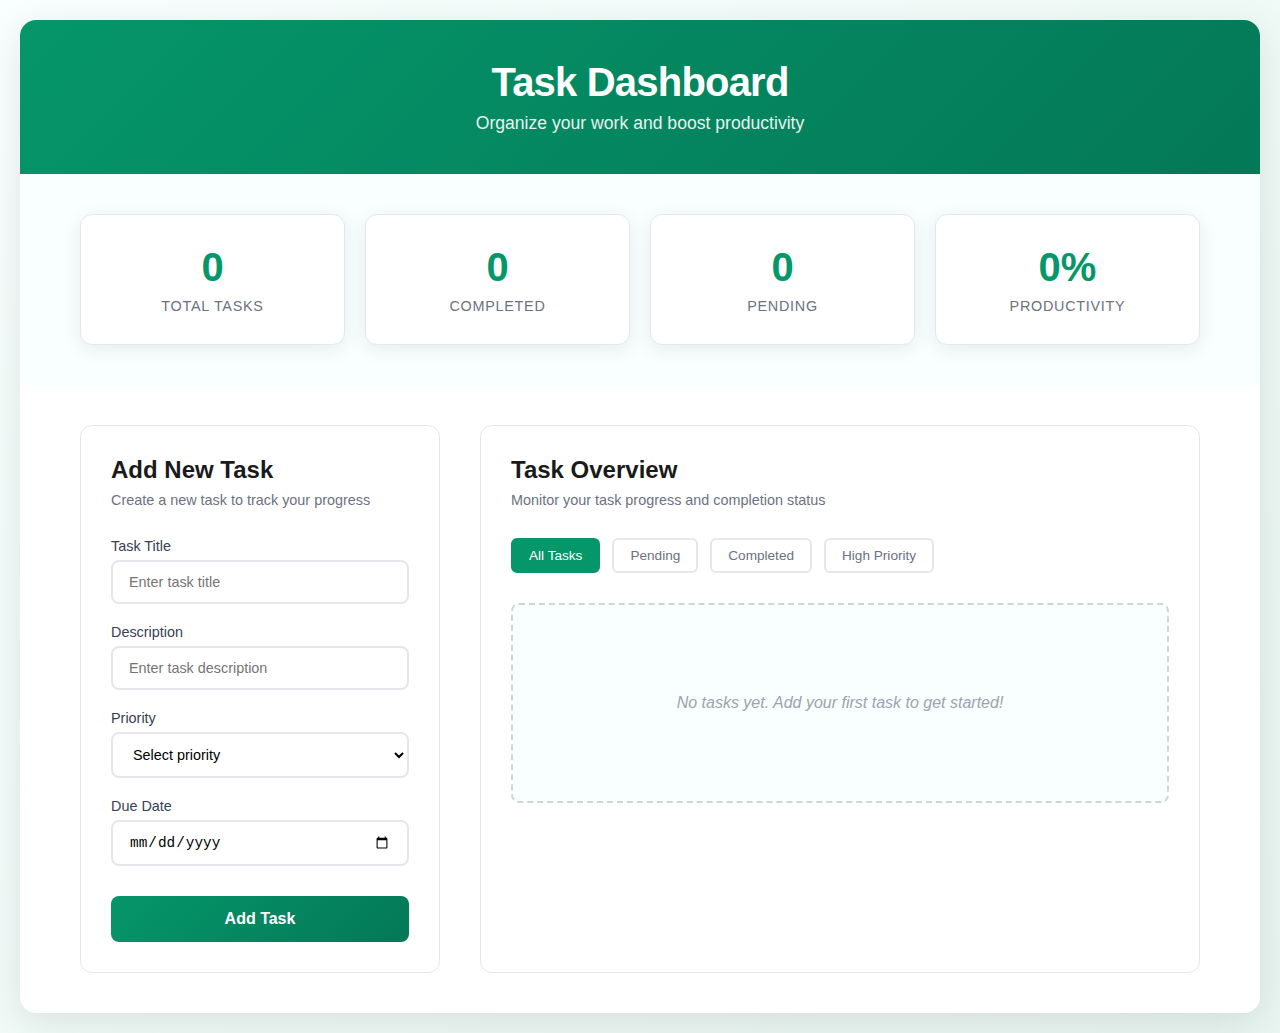
<file: task management/mine/index.html>
<!DOCTYPE html>
<html lang="en">
  <head>
    <meta charset="UTF-8" />
    <meta name="viewport" content="width=device-width, initial-scale=1.0" />
    <title>Document</title>
    <link rel="stylesheet" href="style.css">

  </head>
  <body>
 <div class="main-container">
        <div class="header">
            <h1>Task Dashboard</h1>
            <p>Organize your work and boost productivity</p>
        </div>

        <div class="stats">
            <div class="stat-card">
                <h2>0</h2>
                <p>Total Tasks</p>
            </div>
            <div class="stat-card">
                <h2>0</h2>
                <p>Completed</p>
            </div>
            <div class="stat-card">
                <h2>0</h2>
                <p>Pending</p>
            </div>
            <div class="stat-card">
                <h2>0%</h2>
                <p>Productivity</p>
            </div>
        </div>

        <div class="body">
            <div class="task-form">
                <div class="form-header">
                    <h2>Add New Task</h2>
                    <p>Create a new task to track your progress</p>
                </div>

                <form>
                    <div class="form-group">
                        <label for="taskTitle">Task Title</label>
                        <input type="text" id="taskTitle" placeholder="Enter task title">
                    </div>

                    <div class="form-group">
                        <label for="description">Description</label>
                        <input type="text" id="description" placeholder="Enter task description">
                    </div>

                    <div class="form-group">
                        <label for="priority">Priority</label>
                        <select id="priority">
                            <option value="">Select priority</option>
                            <option value="high">High</option>
                            <option value="medium">Medium</option>
                            <option value="low">Low</option>
                        </select>
                    </div>

                    <div class="form-group">
                        <label for="dueDate">Due Date</label>
                        <input type="date" id="dueDate">
                    </div>

                    <div class="add-button">
                        <button type="button" class="btn-primary">Add Task</button>
                    </div>
                </form>
            </div>

            <div class="task-display">
                <div class="display-header">
                    <h2>Task Overview</h2>
                    <p>Monitor your task progress and completion status</p>
                </div>

                <div class="filter">
                    <button class="filter-btn active">All Tasks</button>
                    <button class="filter-btn">Pending</button>
                    <button class="filter-btn">Completed</button>
                    <button class="filter-btn">High Priority</button>
                </div>

                <div class="task-container">
                    No tasks yet. Add your first task to get started!
                </div>
            </div>
        </div>
    </div>
  </body>
</html>
</file>
<file: task management/mine/style.css>
* {
            margin: 0;
            padding: 0;
            box-sizing: border-box;
        }

        body {
            font-family: 'Inter', sans-serif;
            background: linear-gradient(135deg, #f8fffe 0%, #e8f5f0 100%);
            color: #1a1a1a;
            min-height: 100vh;
            padding: 20px;
        }

        .main-container {
            max-width: 1400px;
            margin: 0 auto;
            background-color: #ffffff;
            border-radius: 16px;
            box-shadow: 0 10px 40px rgba(0, 0, 0, 0.1);
            overflow: hidden;
        }

        .header {
            background: linear-gradient(135deg, #059669 0%, #047857 100%);
            color: white;
            padding: 40px 60px;
            text-align: center;
        }

        .header h1 {
            font-size: 2.5rem;
            font-weight: 700;
            margin-bottom: 8px;
            letter-spacing: -0.02em;
        }

        .header p {
            font-size: 1.1rem;
            opacity: 0.9;
            font-weight: 300;
        }

        .stats {
            display: grid;
            grid-template-columns: repeat(auto-fit, minmax(200px, 1fr));
            gap: 20px;
            padding: 40px 60px;
            background-color: #f8fffe;
        }

        .stat-card {
            background-color: #ffffff;
            padding: 30px 20px;
            border-radius: 12px;
            text-align: center;
            box-shadow: 0 4px 20px rgba(0, 0, 0, 0.08);
            border: 1px solid #e5e7eb;
            transition: transform 0.2s ease, box-shadow 0.2s ease;
        }

        .stat-card:hover {
            transform: translateY(-2px);
            box-shadow: 0 8px 30px rgba(0, 0, 0, 0.12);
        }

        .stat-card h2 {
            font-size: 2.5rem;
            font-weight: 700;
            color: #059669;
            margin-bottom: 8px;
        }

        .stat-card p {
            font-size: 0.9rem;
            color: #6b7280;
            font-weight: 500;
            text-transform: uppercase;
            letter-spacing: 0.05em;
        }

        .body {
            display: grid;
            grid-template-columns: 1fr 2fr;
            gap: 40px;
            padding: 40px 60px;
        }

        .task-form {
            background-color: #ffffff;
            border-radius: 12px;
            padding: 30px;
            border: 1px solid #e5e7eb;
            height: fit-content;
        }

        .form-header {
            margin-bottom: 30px;
        }

        .form-header h2 {
            font-size: 1.5rem;
            font-weight: 600;
            color: #1a1a1a;
            margin-bottom: 8px;
        }

        .form-header p {
            color: #6b7280;
            font-size: 0.9rem;
        }

        .form-group {
            margin-bottom: 20px;
        }

        label {
            display: block;
            font-size: 0.9rem;
            font-weight: 500;
            color: #374151;
            margin-bottom: 6px;
        }

        input, select {
            width: 100%;
            padding: 12px 16px;
            border: 2px solid #e5e7eb;
            border-radius: 8px;
            font-size: 0.9rem;
            transition: border-color 0.2s ease, box-shadow 0.2s ease;
            background-color: #ffffff;
        }

        input:focus, select:focus {
            outline: none;
            border-color: #059669;
            box-shadow: 0 0 0 3px rgba(5, 150, 105, 0.1);
        }

        .add-button {
            margin-top: 30px;
        }

        .btn-primary {
            width: 100%;
            background: linear-gradient(135deg, #059669 0%, #047857 100%);
            color: white;
            border: none;
            padding: 14px 20px;
            border-radius: 8px;
            font-size: 1rem;
            font-weight: 600;
            cursor: pointer;
            transition: transform 0.2s ease, box-shadow 0.2s ease;
        }

        .btn-primary:hover {
            transform: translateY(-1px);
            box-shadow: 0 6px 20px rgba(5, 150, 105, 0.3);
        }

        .task-display {
            background-color: #ffffff;
            border-radius: 12px;
            padding: 30px;
            border: 1px solid #e5e7eb;
        }

        .display-header {
            margin-bottom: 30px;
        }

        .display-header h2 {
            font-size: 1.5rem;
            font-weight: 600;
            color: #1a1a1a;
            margin-bottom: 8px;
        }

        .display-header p {
            color: #6b7280;
            font-size: 0.9rem;
        }

        .filter {
            display: flex;
            gap: 12px;
            margin-bottom: 30px;
            flex-wrap: wrap;
        }

        .filter-btn {
            padding: 8px 16px;
            border: 2px solid #e5e7eb;
            background-color: #ffffff;
            color: #6b7280;
            border-radius: 6px;
            font-size: 0.85rem;
            font-weight: 500;
            cursor: pointer;
            transition: all 0.2s ease;
        }

        .filter-btn:hover, .filter-btn.active {
            border-color: #059669;
            background-color: #059669;
            color: white;
        }

        .task-container {
            background-color: #f8fffe;
            border-radius: 8px;
            min-height: 200px;
            padding: 20px;
            border: 2px dashed #d1d5db;
            display: flex;
            align-items: center;
            justify-content: center;
            color: #9ca3af;
            font-style: italic;
        }

        @media (max-width: 768px) {
            body {
                padding: 10px;
            }

            .header {
                padding: 30px 20px;
            }

            .header h1 {
                font-size: 2rem;
            }

            .stats {
                padding: 30px 20px;
                grid-template-columns: repeat(2, 1fr);
            }

            .body {
                grid-template-columns: 1fr;
                padding: 30px 20px;
            }

            .task-form, .task-display {
                padding: 20px;
            }

            .filter {
                justify-content: center;
            }
        }
</file>
